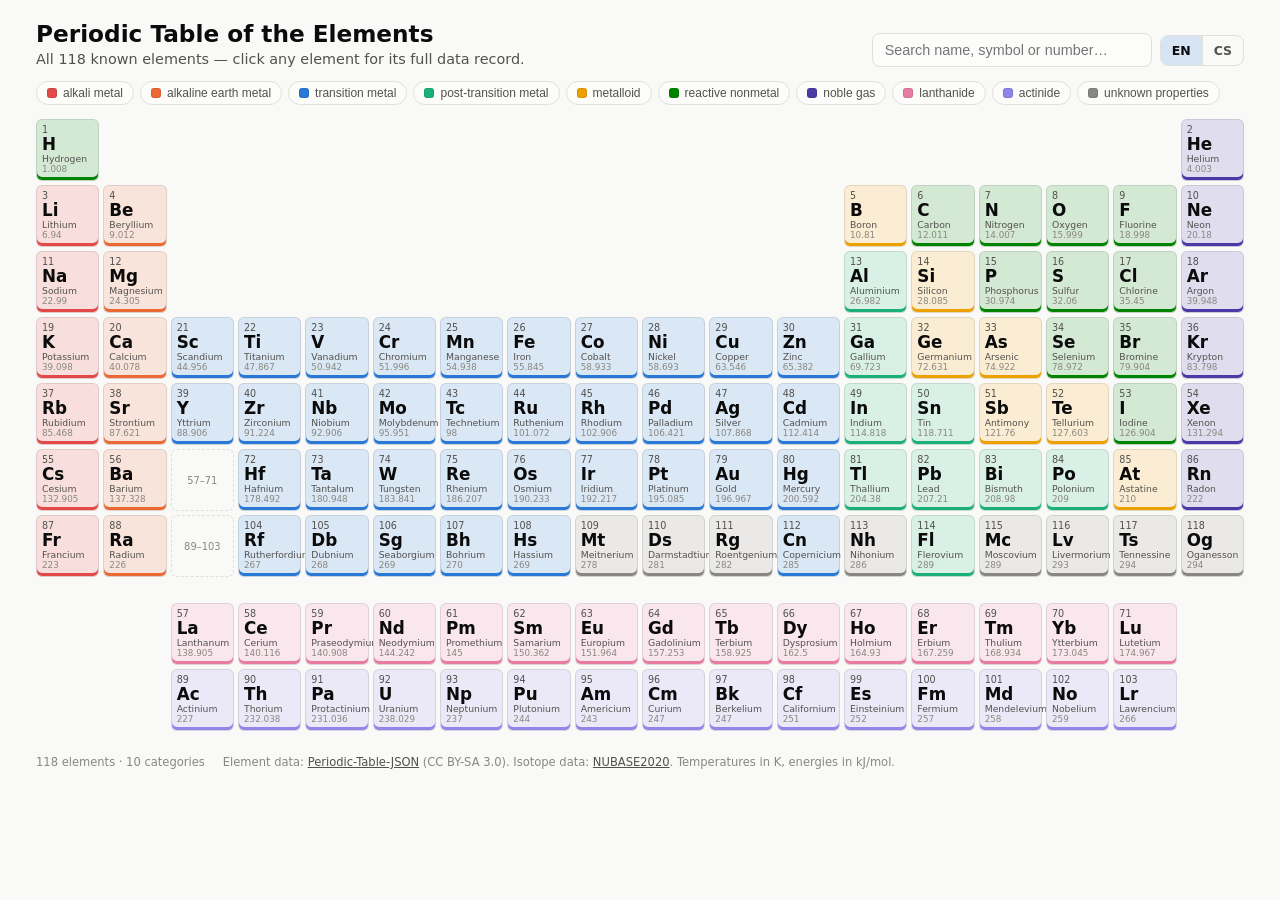
<file: index.html>
<!DOCTYPE html>
<html lang="en" data-default-lang="en">
<head>
<meta charset="utf-8">
<meta name="viewport" content="width=device-width, initial-scale=1">
<title>Periodic Table of the Elements</title>
<link rel="stylesheet" href="css/style.css">
</head>
<body>
<div class="app">
  <header class="app-header">
    <div class="titles">
      <h1>Periodic Table of the Elements</h1>
      <p class="subtitle">All 118 known elements — click any element for its full data record.</p>
    </div>
    <div class="controls">
      <input id="search" type="search" placeholder="Search name, symbol or number…" autocomplete="off" aria-label="Search elements">
      <div class="lang-toggle" role="group" aria-label="Language">
        <button type="button" data-lang="en" aria-pressed="true">EN</button>
        <button type="button" data-lang="cs" aria-pressed="false">CS</button>
      </div>
    </div>
  </header>

  <nav id="legend" class="legend" aria-label="Element categories"></nav>

  <div class="table-scroll">
    <main id="table" class="ptable" aria-label="Periodic table grid"></main>
  </div>

  <footer class="app-footer">
    <span id="count-note"></span>
    <span id="data-credit">Element data: <a href="https://github.com/Bowserinator/Periodic-Table-JSON" target="_blank" rel="noopener">Periodic-Table-JSON</a> (CC BY-SA 3.0). Isotope data: <a href="https://doi.org/10.1088/1674-1137/abddae" target="_blank" rel="noopener">NUBASE2020</a>. Temperatures in K, energies in kJ/mol.</span>
  </footer>
</div>

<dialog id="detail" class="detail" aria-labelledby="detail-name">
  <div class="detail-inner">
    <button class="close-btn" id="detail-close" aria-label="Close">✕</button>
    <div id="detail-body"></div>
    <div class="detail-nav">
      <button id="prev-el" class="nav-btn">← Prev</button>
      <button id="next-el" class="nav-btn">Next →</button>
    </div>
  </div>
</dialog>

<dialog id="nuclide" class="detail nuclide" aria-labelledby="nuclide-name">
  <div class="detail-inner">
    <button class="close-btn" id="nuclide-close" aria-label="Close">✕</button>
    <div id="nuclide-body"></div>
  </div>
</dialog>

<script src="data/elements.js"></script>
<script src="data/isotopes.js"></script>
<script src="data/locale_cs.js"></script>
<script src="js/app.js"></script>
</body>
</html>
</file>
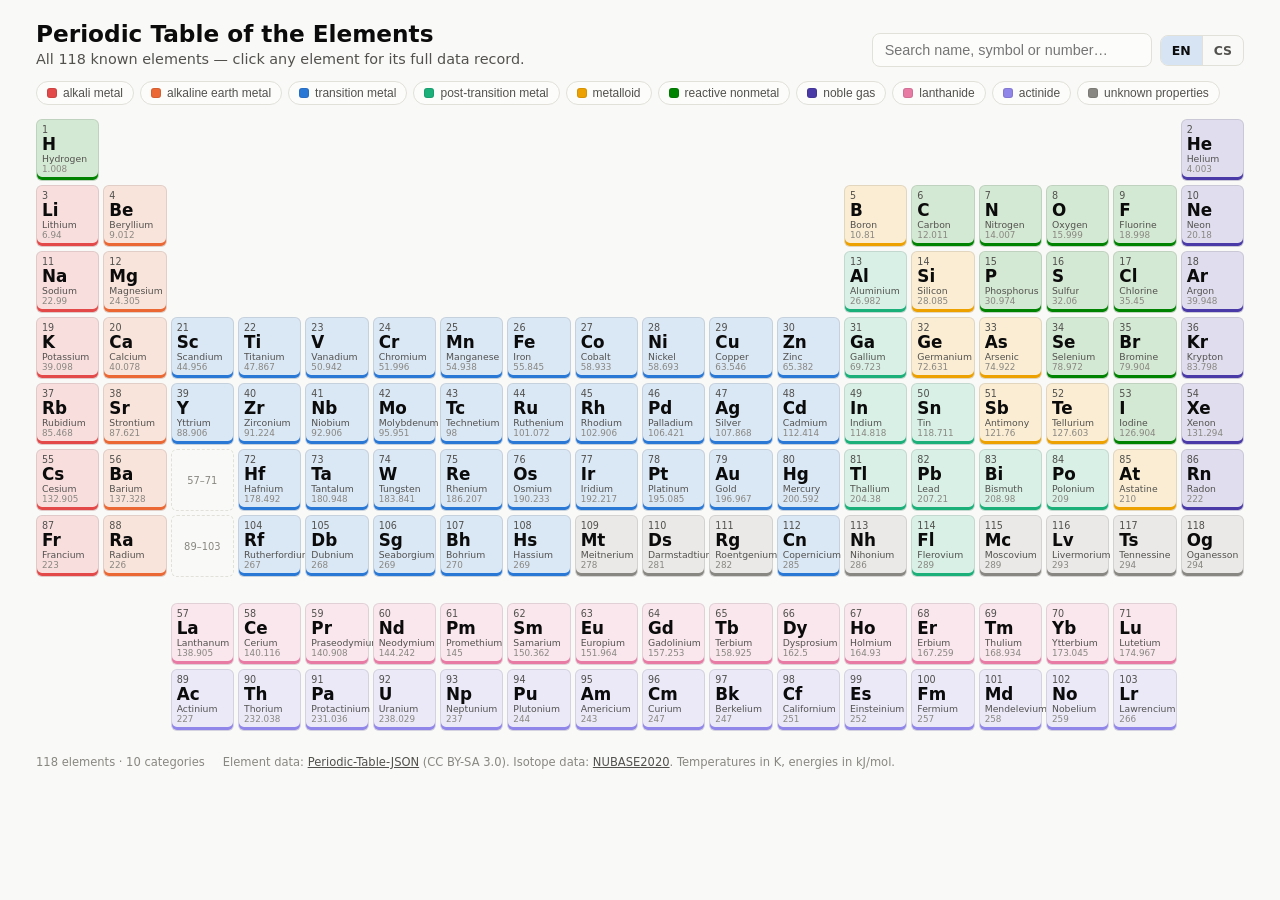
<file: PSChP.html>
<!DOCTYPE html>
<html lang="cs" data-default-lang="cs">
<head>
<meta charset="utf-8">
<meta name="viewport" content="width=device-width, initial-scale=1">
<title>Periodická soustava chemických prvků</title>
<link rel="stylesheet" href="css/style.css">
</head>
<body>
<div class="app">
  <header class="app-header">
    <div class="titles">
      <h1>Periodická soustava chemických prvků</h1>
      <p class="subtitle">Všech 118 známých prvků — klikněte na kterýkoli prvek pro úplný datový záznam.</p>
    </div>
    <div class="controls">
      <input id="search" type="search" placeholder="Hledat název, značku nebo číslo…" autocomplete="off" aria-label="Hledat prvky">
      <div class="lang-toggle" role="group" aria-label="Jazyk">
        <button type="button" data-lang="en" aria-pressed="false">EN</button>
        <button type="button" data-lang="cs" aria-pressed="true">CS</button>
      </div>
    </div>
  </header>

  <nav id="legend" class="legend" aria-label="Kategorie prvků"></nav>

  <div class="table-scroll">
    <main id="table" class="ptable" aria-label="Mřížka periodické tabulky"></main>
  </div>

  <footer class="app-footer">
    <span id="count-note"></span>
    <span id="data-credit">Data o prvcích: <a href="https://github.com/Bowserinator/Periodic-Table-JSON" target="_blank" rel="noopener">Periodic-Table-JSON</a> (CC BY-SA 3.0). Izotopová data: <a href="https://doi.org/10.1088/1674-1137/abddae" target="_blank" rel="noopener">NUBASE2020</a>. Teploty v K, energie v kJ/mol.</span>
  </footer>
</div>

<dialog id="detail" class="detail" aria-labelledby="detail-name">
  <div class="detail-inner">
    <button class="close-btn" id="detail-close" aria-label="Zavřít">✕</button>
    <div id="detail-body"></div>
    <div class="detail-nav">
      <button id="prev-el" class="nav-btn">← Předchozí</button>
      <button id="next-el" class="nav-btn">Další →</button>
    </div>
  </div>
</dialog>

<dialog id="nuclide" class="detail nuclide" aria-labelledby="nuclide-name">
  <div class="detail-inner">
    <button class="close-btn" id="nuclide-close" aria-label="Zavřít">✕</button>
    <div id="nuclide-body"></div>
  </div>
</dialog>

<script src="data/elements.js"></script>
<script src="data/isotopes.js"></script>
<script src="data/locale_cs.js"></script>
<script src="js/app.js"></script>
</body>
</html>
</file>
<file: css/style.css>
/* Periodic Table — theme-aware styles.
   Category accents come from a CVD-validated categorical palette; every tile
   also carries a text label, so color never works alone. */

:root {
  --surface-1: #fcfcfb;
  --page: #f9f9f7;
  --text-primary: #0b0b0b;
  --text-secondary: #52514e;
  --text-muted: #898781;
  --hairline: #e1e0d9;
  --ring: rgba(11, 11, 11, 0.10);
  --tint: 16%;            /* how strongly a tile is washed with its category hue */
  --tint-hover: 34%;

  --cat-alkali-metal: #e34948;
  --cat-alkaline-earth-metal: #eb6834;
  --cat-transition-metal: #2a78d6;
  --cat-post-transition-metal: #1baf7a;
  --cat-metalloid: #eda100;
  --cat-reactive-nonmetal: #008300;
  --cat-noble-gas: #4a3aa7;
  --cat-lanthanide: #e87ba4;
  --cat-actinide: #9085e9;
  --cat-unknown: #898781;

  --stable: #0ca30c;
  --stable-ink: #006300;

  /* decay-energy coding: α yellow, β blue, γ red, nucleon gray, stable white */
  --dk-a: #ffc400;
  --dk-b: #2a78d6;
  --dk-g: #e34948;
  --dk-n: #898781;
  --dk-sf: #52514e;
  --dk-stable-bg: #ffffff;
  --dk-stable-ink: #0b0b0b;
}

@media (prefers-color-scheme: dark) {
  :root {
    --surface-1: #1a1a19;
    --page: #0d0d0d;
    --text-primary: #ffffff;
    --text-secondary: #c3c2b7;
    --text-muted: #898781;
    --hairline: #2c2c2a;
    --ring: rgba(255, 255, 255, 0.10);
    --tint: 22%;
    --tint-hover: 40%;

    --cat-alkali-metal: #e66767;
    --cat-alkaline-earth-metal: #d95926;
    --cat-transition-metal: #3987e5;
    --cat-post-transition-metal: #199e70;
    --cat-metalloid: #c98500;
    --cat-noble-gas: #9085e9;
    --cat-actinide: #6d5fc9;
    --stable-ink: #0ca30c;
    --dk-a: #ffc21f;
    --dk-b: #3987e5;
    --dk-g: #e66767;
    --dk-sf: #c3c2b7;
    --dk-stable-bg: #f2f1ec;
    --dk-stable-ink: #0b0b0b;
  }
}
:root[data-theme="light"] {
  --surface-1: #fcfcfb; --page: #f9f9f7;
  --text-primary: #0b0b0b; --text-secondary: #52514e; --text-muted: #898781;
  --hairline: #e1e0d9; --ring: rgba(11,11,11,0.10);
  --tint: 16%; --tint-hover: 34%;
  --cat-alkali-metal: #e34948; --cat-alkaline-earth-metal: #eb6834;
  --cat-transition-metal: #2a78d6; --cat-post-transition-metal: #1baf7a;
  --cat-metalloid: #eda100; --cat-noble-gas: #4a3aa7; --cat-actinide: #9085e9;
  --stable: #0ca30c; --stable-ink: #006300;
  --dk-a: #ffc400; --dk-b: #2a78d6; --dk-g: #e34948; --dk-sf: #52514e;
  --dk-stable-bg: #ffffff; --dk-stable-ink: #0b0b0b;
}
:root[data-theme="dark"] {
  --surface-1: #1a1a19; --page: #0d0d0d;
  --text-primary: #ffffff; --text-secondary: #c3c2b7; --text-muted: #898781;
  --hairline: #2c2c2a; --ring: rgba(255,255,255,0.10);
  --tint: 22%; --tint-hover: 40%;
  --cat-alkali-metal: #e66767; --cat-alkaline-earth-metal: #d95926;
  --cat-transition-metal: #3987e5; --cat-post-transition-metal: #199e70;
  --cat-metalloid: #c98500; --cat-noble-gas: #9085e9; --cat-actinide: #6d5fc9;
  --stable: #0ca30c; --stable-ink: #0ca30c;
  --dk-a: #ffc21f; --dk-b: #3987e5; --dk-g: #e66767; --dk-sf: #c3c2b7;
  --dk-stable-bg: #f2f1ec; --dk-stable-ink: #0b0b0b;
}

* { box-sizing: border-box; }

body {
  margin: 0;
  background: var(--page);
  color: var(--text-primary);
  font-family: system-ui, -apple-system, "Segoe UI", sans-serif;
}

.app { max-width: 1240px; margin: 0 auto; padding: 20px 16px 40px; }

.app-header {
  display: flex; flex-wrap: wrap; gap: 12px 24px;
  align-items: flex-end; justify-content: space-between;
  margin-bottom: 14px;
}
h1 { font-size: 1.45rem; margin: 0 0 4px; }
.subtitle { margin: 0; color: var(--text-secondary); font-size: 0.9rem; }

#search {
  width: 280px; max-width: 100%;
  padding: 8px 12px;
  border: 1px solid var(--hairline); border-radius: 8px;
  background: var(--surface-1); color: var(--text-primary);
  font-size: 0.9rem;
}
#search:focus { outline: 2px solid var(--cat-transition-metal); outline-offset: 1px; }

.controls { display: flex; align-items: center; gap: 8px; }
.lang-toggle {
  display: inline-flex; border: 1px solid var(--hairline); border-radius: 8px; overflow: hidden;
}
.lang-toggle button {
  border: none; background: transparent; color: var(--text-secondary);
  font: inherit; font-size: 0.78rem; font-weight: 600;
  padding: 7px 11px; cursor: pointer;
}
.lang-toggle button + button { border-left: 1px solid var(--hairline); }
.lang-toggle button:hover { color: var(--text-primary); }
.lang-toggle button[aria-pressed="true"] {
  background: color-mix(in srgb, var(--cat-transition-metal) 18%, var(--surface-1));
  color: var(--text-primary);
}

/* Legend — clickable category filter chips */
.legend { display: flex; flex-wrap: wrap; gap: 6px; margin-bottom: 14px; }
.legend-chip {
  display: inline-flex; align-items: center; gap: 6px;
  padding: 4px 10px; border-radius: 999px;
  border: 1px solid var(--hairline);
  background: var(--surface-1); color: var(--text-secondary);
  font-size: 0.75rem; cursor: pointer;
}
.legend-chip .swatch {
  width: 10px; height: 10px; border-radius: 3px;
  background: var(--chip-color); box-shadow: inset 0 0 0 1px var(--ring);
}
.legend-chip:hover { color: var(--text-primary); }
.legend-chip[aria-pressed="true"] {
  background: color-mix(in srgb, var(--chip-color) 20%, var(--surface-1));
  border-color: var(--chip-color);
  color: var(--text-primary);
}

/* The table grid: 18 columns, 10 rows (row 8 is the f-block spacer) */
.table-scroll { overflow-x: auto; padding-bottom: 6px; }
.ptable {
  display: grid;
  grid-template-columns: repeat(18, minmax(56px, 1fr));
  grid-template-rows: repeat(7, minmax(62px, auto)) 18px repeat(2, minmax(62px, auto));
  gap: 4px;
  min-width: 1080px;
}
.ptable .spacer-row { grid-column: 1 / -1; height: 14px; }

.el {
  grid-column: var(--x); grid-row: var(--y);
  position: relative;
  display: flex; flex-direction: column; justify-content: center;
  padding: 4px 5px 5px;
  border: 1px solid var(--ring);
  border-radius: 6px;
  background: color-mix(in srgb, var(--cat) var(--tint), var(--surface-1));
  box-shadow: inset 0 -3px 0 var(--cat);
  color: var(--text-primary);
  font: inherit; text-align: left; cursor: pointer;
  transition: transform 0.08s ease, background 0.08s ease, opacity 0.15s ease;
}
.el:hover, .el:focus-visible {
  background: color-mix(in srgb, var(--cat) var(--tint-hover), var(--surface-1));
  transform: translateY(-2px);
  z-index: 2;
}
.el:focus-visible { outline: 2px solid var(--text-primary); outline-offset: 1px; }
.el.dimmed { opacity: 0.15; }

.el .num { font-size: 0.6rem; color: var(--text-secondary); line-height: 1; }
.el .sym { font-size: 1.05rem; font-weight: 700; line-height: 1.2; }
.el .name {
  font-size: 0.58rem; color: var(--text-secondary);
  line-height: 1.1; overflow: hidden; text-overflow: ellipsis; white-space: nowrap;
}
.el .mass { font-size: 0.55rem; color: var(--text-muted); line-height: 1.1; }

/* markers linking main table to the f-block rows */
.fmarker {
  grid-column: var(--x); grid-row: var(--y);
  display: flex; align-items: center; justify-content: center;
  border: 1px dashed var(--hairline); border-radius: 6px;
  color: var(--text-muted); font-size: 0.62rem;
}

.app-footer {
  margin-top: 18px; display: flex; flex-wrap: wrap; gap: 4px 18px;
  color: var(--text-muted); font-size: 0.72rem;
}
.app-footer a { color: var(--text-secondary); }

/* Detail dialog */
.detail {
  border: 1px solid var(--hairline); border-radius: 14px;
  background: var(--surface-1); color: var(--text-primary);
  padding: 0; width: min(880px, calc(100vw - 32px));
  max-height: min(88vh, 860px);
}
.detail::backdrop { background: rgba(0, 0, 0, 0.45); }
.detail-inner { padding: 22px 24px 18px; }

.close-btn {
  position: absolute; top: 12px; right: 12px;
  border: 1px solid var(--hairline); border-radius: 8px;
  background: transparent; color: var(--text-secondary);
  width: 30px; height: 30px; cursor: pointer; font-size: 0.85rem;
}
.close-btn:hover { color: var(--text-primary); }

.detail-head { display: flex; gap: 16px; align-items: center; margin-bottom: 6px; }
.detail-tile {
  flex: none; width: 84px; height: 84px; border-radius: 10px;
  display: flex; flex-direction: column; align-items: center; justify-content: center;
  background: color-mix(in srgb, var(--cat) 24%, var(--surface-1));
  box-shadow: inset 0 -4px 0 var(--cat), inset 0 0 0 1px var(--ring);
}
.detail-tile .sym { font-size: 1.9rem; font-weight: 700; line-height: 1; }
.detail-tile .num { font-size: 0.75rem; color: var(--text-secondary); margin-top: 4px; }
.detail-head h2 { margin: 0 0 6px; font-size: 1.5rem; }
#detail-body .cat-chip {
  display: inline-flex; align-items: center; gap: 6px;
  font-size: 0.72rem; color: var(--text-secondary);
  border: 1px solid var(--hairline); border-radius: 999px; padding: 3px 10px;
}
#detail-body .cat-chip .swatch {
  width: 9px; height: 9px; border-radius: 3px; background: var(--cat);
}

.detail-summary { color: var(--text-secondary); font-size: 0.86rem; line-height: 1.5; margin: 12px 0 14px; }

.props {
  display: grid; grid-template-columns: repeat(auto-fill, minmax(190px, 1fr));
  gap: 8px; margin-bottom: 12px;
}
.prop {
  border: 1px solid var(--hairline); border-radius: 8px; padding: 7px 10px;
}
.prop .k { font-size: 0.62rem; text-transform: uppercase; letter-spacing: 0.04em; color: var(--text-muted); }
.prop .v { font-size: 0.85rem; margin-top: 2px; overflow-wrap: anywhere; }
.prop.wide { grid-column: 1 / -1; }

.shells { display: flex; flex-wrap: wrap; gap: 5px; margin-top: 3px; }
.shell {
  border: 1px solid var(--hairline); border-radius: 6px;
  padding: 2px 7px; font-size: 0.75rem; color: var(--text-secondary);
}
.shell b { color: var(--text-primary); }

/* Isotopes section */
.iso-section { margin: 6px 0 12px; border-top: 1px solid var(--hairline); padding-top: 12px; }
.iso-section h3 { margin: 0 0 4px; font-size: 1.02rem; }
.iso-count { font-size: 0.72rem; font-weight: 400; color: var(--text-muted); margin-left: 6px; }
.iso-facts { margin: 0 0 2px; font-size: 0.78rem; color: var(--text-secondary); }
.iso-hint { margin: 0 0 8px; font-size: 0.7rem; color: var(--text-muted); }

.iso-scroll {
  max-height: 340px; overflow: auto;
  border: 1px solid var(--hairline); border-radius: 8px;
}
.iso-table { border-collapse: collapse; width: 100%; font-size: 0.76rem; }
.iso-table th {
  position: sticky; top: 0; z-index: 1;
  background: var(--surface-1); color: var(--text-muted);
  font-size: 0.62rem; text-transform: uppercase; letter-spacing: 0.04em;
  text-align: left; padding: 7px 10px; border-bottom: 1px solid var(--hairline);
}
.iso-table td {
  padding: 5px 10px; border-bottom: 1px solid var(--hairline);
  white-space: nowrap; font-variant-numeric: tabular-nums;
}
.iso-table tbody tr:last-child td { border-bottom: none; }
.iso-table .nuc { font-weight: 600; }
.iso-table .mass { color: var(--text-secondary); }
.iso-row.radioactive { cursor: pointer; }
.iso-row.radioactive:hover td, .iso-row.radioactive:focus-visible td {
  background: color-mix(in srgb, var(--cat) 10%, transparent);
}

.stable-badge {
  display: inline-block; padding: 1px 8px; border-radius: 999px;
  font-size: 0.66rem; font-weight: 600;
  color: var(--stable-ink); background: color-mix(in srgb, var(--stable) 18%, transparent);
}
.isomer-badge {
  margin-left: 5px; padding: 0 5px; border-radius: 5px;
  font-size: 0.62rem; font-weight: 400; color: var(--text-muted);
  border: 1px solid var(--hairline);
}
.decay-chip {
  display: inline-block; margin-right: 4px; padding: 1px 7px;
  border: 1px solid var(--hairline); border-radius: 999px;
  font-size: 0.68rem; color: var(--text-secondary);
}
.ab .ab-bar {
  display: inline-block; vertical-align: middle;
  width: calc(var(--w) * 0.42); max-width: 42px; height: 7px;
  margin-right: 6px; border-radius: 3px;
  background: color-mix(in srgb, var(--cat) 65%, var(--surface-1));
}

/* Decay chain */
.chain-row > td { background: color-mix(in srgb, var(--cat) 5%, transparent); white-space: normal; }
.chain { display: flex; flex-wrap: wrap; align-items: center; gap: 5px 7px; padding: 4px 0; }
.chain-pill {
  display: inline-flex; flex-direction: column; align-items: center;
  padding: 3px 9px; border-radius: 8px;
  border: 1px solid var(--hairline); background: var(--surface-1);
}
.chain-pill b { font-size: 0.8rem; }
.chain-pill small { font-size: 0.6rem; color: var(--text-muted); }
.chain-pill.stable { border-color: var(--stable); box-shadow: inset 0 0 0 1px var(--stable); }
.chain-pill.fission { border-style: dashed; }
.chain-arrow { font-size: 0.7rem; color: var(--text-secondary); white-space: nowrap; }
.chain-note { font-size: 0.7rem; color: var(--text-secondary); padding: 2px 0 4px; }
.iso-src { margin: 8px 0 0; font-size: 0.66rem; color: var(--text-muted); }

/* Nuclide pop-up — enlarged view of one isotope and its decay chain */
.nuclide { width: min(760px, calc(100vw - 32px)); }
.nuclide .detail-tile.nuclide-tile { width: auto; min-width: 110px; padding: 0 14px; }
.nuclide .detail-tile.nuclide-tile .sym { font-size: 1.7rem; }
.nuclide .detail-head h2 { font-size: 1.25rem; }
.nuclide h4 {
  margin: 16px 0 8px; font-size: 0.72rem;
  text-transform: uppercase; letter-spacing: 0.05em; color: var(--text-muted);
}
.nuclide-props { grid-template-columns: repeat(auto-fill, minmax(150px, 1fr)); }
.big-badge { font-size: 0.8rem; padding: 3px 12px; }
.nuclide .cat-chip b { color: var(--text-primary); }

.decay-products { display: flex; flex-direction: column; gap: 6px; }
.decay-product { display: flex; align-items: center; gap: 8px; flex-wrap: wrap; }

/* decay energy (Q-value) */
.q-val {
  font-size: 0.7rem; color: var(--text-secondary);
  font-variant-numeric: tabular-nums; white-space: nowrap;
}
.iso-table .qval { color: var(--text-secondary); font-variant-numeric: tabular-nums; white-space: nowrap; }
.tree-node .q-val { color: var(--text-muted); }

.chain-pill.clickable { cursor: pointer; }
.chain-pill.clickable:hover, .chain-pill.clickable:focus-visible {
  border-color: var(--cat, var(--text-muted));
  background: color-mix(in srgb, var(--cat, var(--text-muted)) 12%, var(--surface-1));
}
.chain-pill.clickable:focus-visible { outline: 2px solid var(--text-primary); outline-offset: 1px; }

/* enlarged chain inside the pop-up */
.chain.big { gap: 8px 10px; padding: 6px 0; }
.chain.big .chain-pill { padding: 7px 14px; border-radius: 10px; }
.chain.big .chain-pill b { font-size: 1.05rem; }
.chain.big .chain-pill small { font-size: 0.72rem; }
.chain.big .chain-arrow { font-size: 0.85rem; }

.nuclide-foot { margin-top: 16px; display: flex; justify-content: flex-end; }

/* decay-energy pill coloring (α yellow, β blue, γ red, n/p gray, stable white) */
.chain-pill.dk-a { background: color-mix(in srgb, var(--dk-a) 42%, var(--surface-1)); border-color: var(--dk-a); }
.chain-pill.dk-b { background: color-mix(in srgb, var(--dk-b) 26%, var(--surface-1)); border-color: var(--dk-b); }
.chain-pill.dk-g { background: color-mix(in srgb, var(--dk-g) 26%, var(--surface-1)); border-color: var(--dk-g); }
.chain-pill.dk-n { background: color-mix(in srgb, var(--dk-n) 26%, var(--surface-1)); border-color: var(--dk-n); }
.chain-pill.dk-sf { border-color: var(--dk-sf); }
.chain-pill.dk-stable {
  background: var(--dk-stable-bg); color: var(--dk-stable-ink);
}
.chain-pill.dk-stable small { color: var(--stable-ink); font-weight: 600; }

/* color legend */
.dk-legend { display: flex; flex-wrap: wrap; gap: 6px 14px; margin: 0 0 10px; }
.dk-legend-item { display: inline-flex; align-items: center; gap: 6px; font-size: 0.7rem; color: var(--text-secondary); }
.dk-swatch {
  display: inline-flex; align-items: center; justify-content: center;
  width: 18px; height: 18px; border-radius: 5px;
  font-size: 0.62rem; font-weight: 700; color: var(--text-primary);
  border: 1px solid var(--hairline);
}
.dk-swatch.dk-a { background: color-mix(in srgb, var(--dk-a) 42%, var(--surface-1)); border-color: var(--dk-a); }
.dk-swatch.dk-b { background: color-mix(in srgb, var(--dk-b) 26%, var(--surface-1)); border-color: var(--dk-b); }
.dk-swatch.dk-g { background: color-mix(in srgb, var(--dk-g) 26%, var(--surface-1)); border-color: var(--dk-g); }
.dk-swatch.dk-n { background: color-mix(in srgb, var(--dk-n) 26%, var(--surface-1)); border-color: var(--dk-n); }
.dk-swatch.dk-stable { background: var(--dk-stable-bg); color: var(--dk-stable-ink); border-color: var(--stable); }
.dk-swatch.dk-sf { border-style: dashed; border-color: var(--dk-sf); }

/* branch-arm weight: connector thickness + emphasis mirror intensity */
.decay-tree li.w-main::before, .decay-tree li.w-main::after { border-width: 0 0 3px 3px; }
.decay-tree li.w-main::after { border-width: 0 0 0 3px; }
.decay-tree li.w-min { opacity: 0.78; }
.decay-tree li.w-min::before, .decay-tree li.w-min::after { border-style: dashed; }
.tree-node.w-min .decay-chip { border-style: dashed; }
.tree-node.w-main .decay-chip { font-weight: 600; }

/* Σ half-lives to stability */
.sum-chip {
  font-size: 0.66rem; color: var(--stable-ink);
  border: 1px dashed var(--stable); border-radius: 999px; padding: 2px 8px;
  white-space: nowrap; cursor: help;
}

/* tree header with threshold selector */
.tree-head { display: flex; align-items: baseline; justify-content: space-between; gap: 12px; flex-wrap: wrap; }
.tree-threshold {
  font-size: 0.7rem; color: var(--text-muted);
  display: inline-flex; align-items: center; gap: 6px;
}
.tree-threshold select {
  font: inherit; font-size: 0.74rem; color: var(--text-primary);
  background: var(--surface-1); border: 1px solid var(--hairline);
  border-radius: 6px; padding: 3px 6px;
}

/* Branching decay tree in the nuclide pop-up */
.tree-note { margin: -4px 0 10px; font-size: 0.7rem; color: var(--text-muted); }
.decay-tree { overflow-x: auto; padding-bottom: 4px; }
.decay-tree > .chain-pill { margin-bottom: 2px; }
.decay-tree .chain-pill { padding: 6px 13px; border-radius: 10px; }
.decay-tree .chain-pill b { font-size: 1rem; }
.decay-tree .chain-pill small { font-size: 0.7rem; }
.decay-tree ul {
  list-style: none; margin: 0; padding: 0 0 0 26px;
}
.decay-tree li { position: relative; padding: 8px 0 0 20px; }
/* elbow ├ / └ connectors drawn with borders */
.decay-tree li::before {
  content: ''; position: absolute; left: 0; top: 0;
  width: 16px; height: 30px;
  border-left: 2px solid var(--hairline);
  border-bottom: 2px solid var(--hairline);
  border-bottom-left-radius: 8px;
}
.decay-tree li::after {
  content: ''; position: absolute; left: 0; top: 30px; bottom: 0;
  border-left: 2px solid var(--hairline);
}
.decay-tree li:last-child::after { display: none; }
.tree-node { display: flex; align-items: center; gap: 8px; flex-wrap: wrap; }
.tree-arrow { color: var(--text-secondary); font-size: 0.85rem; }
/* a linear run: sequential decays stacked at one indent level */
.tree-run { display: flex; flex-direction: column; gap: 8px; position: relative; }
.tree-run .tree-node + .tree-node { position: relative; padding-left: 18px; }
.tree-run .tree-node + .tree-node::before {
  content: ''; position: absolute; left: 4px; top: -22px; width: 12px; height: 36px;
  border-left: 2px solid var(--hairline);
  border-bottom: 2px solid var(--hairline);
  border-bottom-left-radius: 8px;
}

.detail-src { font-size: 0.72rem; color: var(--text-muted); }
.detail-src a { color: var(--text-secondary); }

.detail-nav { display: flex; justify-content: space-between; margin-top: 14px; }
.nav-btn {
  border: 1px solid var(--hairline); border-radius: 8px;
  background: transparent; color: var(--text-secondary);
  padding: 6px 14px; font-size: 0.8rem; cursor: pointer;
}
.nav-btn:hover:not(:disabled) { color: var(--text-primary); border-color: var(--text-muted); }
.nav-btn:disabled { opacity: 0.35; cursor: default; }

@media (max-width: 720px) {
  .el .mass { display: none; }
  .ptable { min-width: 940px; grid-template-columns: repeat(18, minmax(48px, 1fr)); grid-auto-rows: minmax(54px, auto); }
}


/* ---- Legacy-browser fallback: static colors when color-mix() is unsupported.
   Modern browsers ignore this block; older ones (pre-Chrome 111) use these
   precomputed values. Per-element dynamic tints are painted by JS (see
   applyLegacyColors in app.js). ---- */
@supports not (background: color-mix(in srgb, red 50%, white)) {
  .lang-toggle button[aria-pressed="true"] { background: #d6e4f4; }
  .chain-pill.dk-a, .dk-swatch.dk-a { background: #fde492; }
  .chain-pill.dk-b, .dk-swatch.dk-b { background: #c5daf1; }
  .chain-pill.dk-g, .dk-swatch.dk-g { background: #f6cdcc; }
  .chain-pill.dk-n, .dk-swatch.dk-n { background: #dededb; }
  /* hover feedback without color-mix */
  .el:hover, .chain-pill.clickable:hover, .iso-row.radioactive:hover td { filter: brightness(1.08); }

  @media (prefers-color-scheme: dark) {
    .lang-toggle button[aria-pressed="true"] { background: #202e3e; }
    .chain-pill.dk-a, .dk-swatch.dk-a { background: #7a611c; }
  .chain-pill.dk-b, .dk-swatch.dk-b { background: #22364e; }
  .chain-pill.dk-g, .dk-swatch.dk-g { background: #4f2e2d; }
  .chain-pill.dk-n, .dk-swatch.dk-n { background: #373634; }
  }
  :root[data-theme="dark"] {
    /* placeholder so the selector list is valid */
    --legacy: 1;
  }
}
@supports not (background: color-mix(in srgb, red 50%, white)) {
  :root[data-theme="dark"] .lang-toggle button[aria-pressed="true"] { background: #202e3e; }
  :root[data-theme="dark"] .chain-pill.dk-a, :root[data-theme="dark"] .dk-swatch.dk-a { background: #7a611c; }
  :root[data-theme="dark"] .chain-pill.dk-b, :root[data-theme="dark"] .dk-swatch.dk-b { background: #22364e; }
  :root[data-theme="dark"] .chain-pill.dk-g, :root[data-theme="dark"] .dk-swatch.dk-g { background: #4f2e2d; }
  :root[data-theme="dark"] .chain-pill.dk-n, :root[data-theme="dark"] .dk-swatch.dk-n { background: #373634; }
  :root[data-theme="light"] .lang-toggle button[aria-pressed="true"] { background: #d6e4f4; }
  :root[data-theme="light"] .chain-pill.dk-a, :root[data-theme="light"] .dk-swatch.dk-a { background: #fde492; }
  :root[data-theme="light"] .chain-pill.dk-b, :root[data-theme="light"] .dk-swatch.dk-b { background: #c5daf1; }
  :root[data-theme="light"] .chain-pill.dk-g, :root[data-theme="light"] .dk-swatch.dk-g { background: #f6cdcc; }
  :root[data-theme="light"] .chain-pill.dk-n, :root[data-theme="light"] .dk-swatch.dk-n { background: #dededb; }
}
</file>
